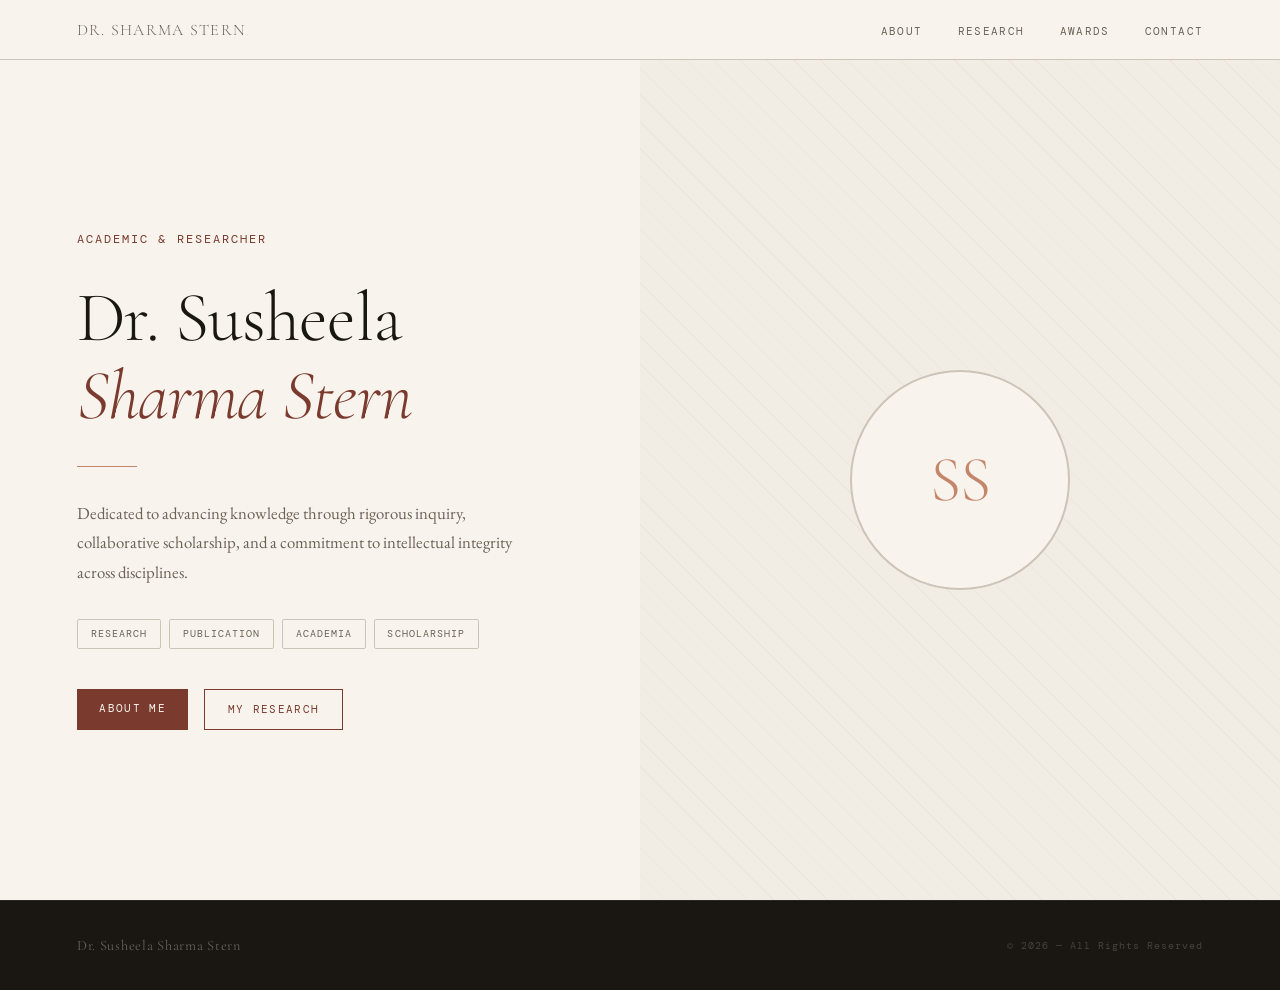
<file: index.html>
<!DOCTYPE html>
<html lang="en">
<head>
  <meta charset="UTF-8" />
  <meta name="viewport" content="width=device-width, initial-scale=1.0" />
  <title>Dr. Susheela Sharma Stern</title>
  <link rel="stylesheet" href="style.css" />
  <style>
    /* ── HERO (home only) ── */
    header {
      min-height: 100vh;
      display: grid;
      grid-template-columns: 1fr 1fr;
      padding-top: 60px;
    }

    .hero-text {
      display: flex;
      flex-direction: column;
      justify-content: center;
      padding: clamp(3rem, 8vw, 8rem) clamp(2rem, 6vw, 6rem);
      padding-right: 3rem;
    }

    .hero-eyebrow {
      font-family: var(--mono);
      font-size: 0.72rem;
      letter-spacing: 0.18em;
      text-transform: uppercase;
      color: var(--accent);
      margin-bottom: 1.8rem;
      opacity: 0;
      animation: fadeUp 0.9s 0.1s forwards;
    }

    h1 {
      font-family: var(--display);
      font-weight: 300;
      font-size: clamp(2.8rem, 5.5vw, 5rem);
      line-height: 1.1;
      letter-spacing: -0.01em;
      color: var(--ink);
      opacity: 0;
      animation: fadeUp 0.9s 0.25s forwards;
    }

    h1 em { font-style: italic; color: var(--accent); }

    .hero-divider {
      width: 60px;
      height: 1px;
      background: var(--accent-light);
      margin: 2rem 0;
      opacity: 0;
      animation: fadeUp 0.9s 0.4s forwards;
    }

    .hero-bio {
      font-size: 1.05rem;
      color: var(--muted);
      max-width: 460px;
      opacity: 0;
      animation: fadeUp 0.9s 0.55s forwards;
    }

    .hero-tags {
      display: flex;
      flex-wrap: wrap;
      gap: 0.5rem;
      margin-top: 2rem;
      opacity: 0;
      animation: fadeUp 0.9s 0.7s forwards;
    }

    .hero-nav-links {
      display: flex;
      gap: 1rem;
      margin-top: 2.5rem;
      flex-wrap: wrap;
      opacity: 0;
      animation: fadeUp 0.9s 0.85s forwards;
    }

    .hero-link {
      font-family: var(--mono);
      font-size: 0.7rem;
      letter-spacing: 0.12em;
      text-transform: uppercase;
      color: var(--cream);
      background: var(--accent);
      text-decoration: none;
      padding: 0.6rem 1.4rem;
      transition: background 0.2s;
    }

    .hero-link:hover { background: var(--ink); }

    .hero-link.outline {
      background: transparent;
      color: var(--accent);
      border: 1px solid var(--accent);
    }

    .hero-link.outline:hover { background: var(--accent); color: var(--cream); }

    .hero-image {
      background: var(--bg-section);
      display: flex;
      align-items: center;
      justify-content: center;
      overflow: hidden;
      position: relative;
    }

    .hero-image::before {
      content: '';
      position: absolute;
      inset: 0;
      background: repeating-linear-gradient(
        45deg,
        transparent, transparent 18px,
        rgba(122,59,46,0.04) 18px,
        rgba(122,59,46,0.04) 19px
      );
    }

    .avatar-placeholder {
      width: 220px;
      height: 220px;
      border-radius: 50%;
      border: 2px solid var(--rule);
      background: var(--cream);
      display: flex;
      align-items: center;
      justify-content: center;
      position: relative;
      z-index: 1;
    }

    .avatar-initials {
      font-family: var(--display);
      font-size: 4rem;
      font-weight: 300;
      color: var(--accent-light);
      letter-spacing: -0.02em;
    }

    @media (max-width: 800px) {
      header { grid-template-columns: 1fr; min-height: auto; }
      .hero-image { height: 260px; }
    }
  </style>
</head>
<body>

  <nav>
    <a href="index.html" class="nav-name">Dr. Sharma Stern</a>
    <ul class="nav-links">
      <li><a href="about.html">About</a></li>
      <li><a href="research.html">Research</a></li>
      <li><a href="awards.html">Awards</a></li>
      <li><a href="contact.html">Contact</a></li>
    </ul>
  </nav>

  <header>
    <div class="hero-text">
      <p class="hero-eyebrow">Academic &amp; Researcher</p>
      <h1>Dr. Susheela<br /><em>Sharma Stern</em></h1>
      <div class="hero-divider"></div>
      <p class="hero-bio">
        Dedicated to advancing knowledge through rigorous inquiry, collaborative 
        scholarship, and a commitment to intellectual integrity across disciplines.
      </p>
      <div class="hero-tags">
        <span class="tag">Research</span>
        <span class="tag">Publication</span>
        <span class="tag">Academia</span>
        <span class="tag">Scholarship</span>
      </div>
      <div class="hero-nav-links">
        <a href="about.html" class="hero-link">About Me</a>
        <a href="research.html" class="hero-link outline">My Research</a>
      </div>
    </div>
    <div class="hero-image">
      <div class="avatar-placeholder">
        <span class="avatar-initials">SS</span>
      </div>
    </div>
  </header>

  <footer>
    <a href="index.html" class="footer-name">Dr. Susheela Sharma Stern</a>
    <span class="footer-copy">&copy; 2026 — All Rights Reserved</span>
  </footer>

</body>
</html>
</file>
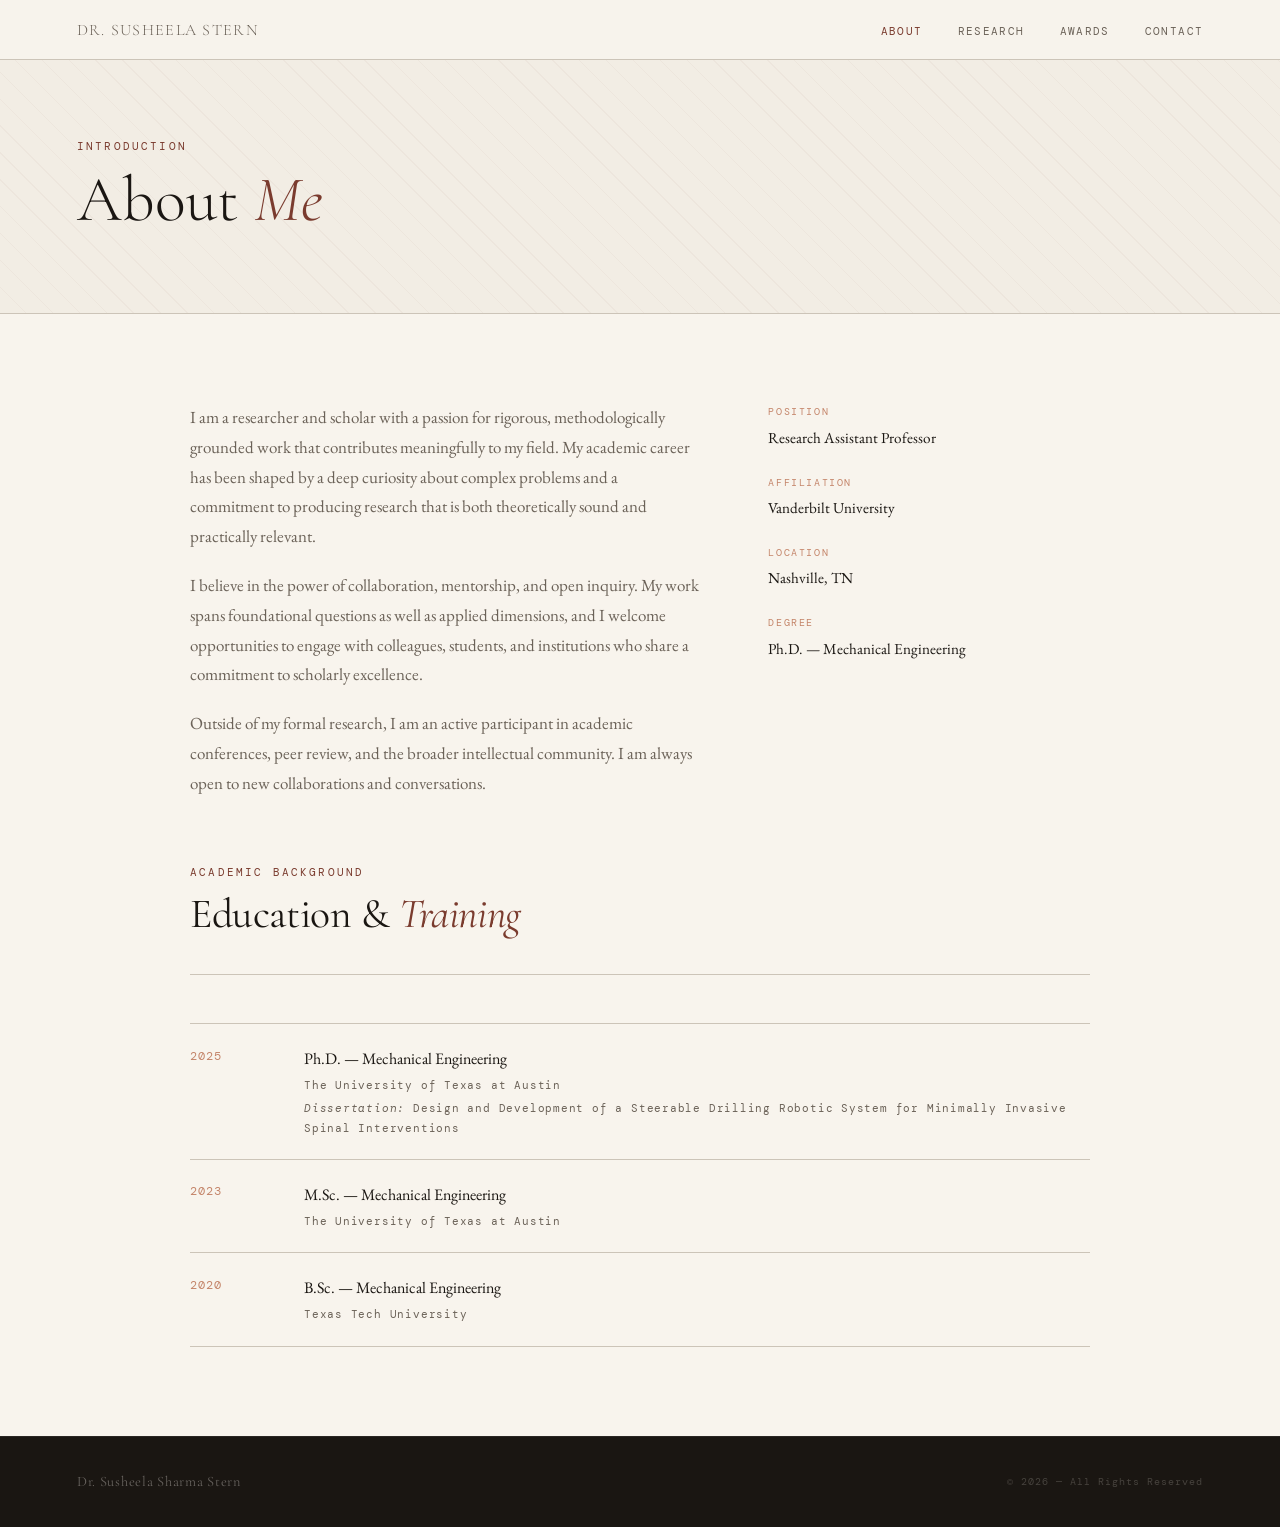
<file: about.html>
<!DOCTYPE html>
<html lang="en">
<head>
  <meta charset="UTF-8" />
  <meta name="viewport" content="width=device-width, initial-scale=1.0" />
  <title>About — Dr. Susheela Sharma Stern</title>
  <link rel="stylesheet" href="style.css" />
  <style>
    .about-grid {
      display: grid;
      grid-template-columns: 1.6fr 1fr;
      gap: 4rem;
      align-items: start;
    }

    .about-body p { color: var(--muted); margin-bottom: 1.2rem; }
    .about-body p:last-child { margin-bottom: 0; }

    .about-meta { display: flex; flex-direction: column; gap: 0; }

    .education-list { display: flex; flex-direction: column; margin-top: 3rem; }

    .edu-row {
      display: grid;
      grid-template-columns: 90px 1fr;
      gap: 1.5rem;
      padding: 1.3rem 0;
      border-bottom: 1px solid var(--rule);
    }

    .edu-row:first-child { border-top: 1px solid var(--rule); }

    .edu-year {
      font-family: var(--mono);
      font-size: 0.72rem;
      color: var(--accent-light);
      letter-spacing: 0.08em;
      padding-top: 0.1rem;
    }

    .edu-degree {
      font-family: var(--serif);
      font-size: 1rem;
      color: var(--ink);
    }

    .edu-institution {
      font-family: var(--mono);
      font-size: 0.7rem;
      color: var(--muted);
      letter-spacing: 0.07em;
      margin-top: 0.2rem;
    }

    @media (max-width: 800px) {
      .about-grid { grid-template-columns: 1fr; gap: 2.5rem; }
    }
  </style>
</head>
<body>

  <nav>
    <a href="index.html" class="nav-name">Dr. Susheela Stern</a>
    <ul class="nav-links">
      <li><a href="about.html" class="active">About</a></li>
      <li><a href="research.html">Research</a></li>
      <li><a href="awards.html">Awards</a></li>
      <li><a href="contact.html">Contact</a></li>
    </ul>
  </nav>

  <div class="page-header">
    <div class="page-header-inner">
      <p class="page-eyebrow">Introduction</p>
      <h1 class="page-title">About <em>Me</em></h1>
    </div>
  </div>

  <section>
    <div class="section-inner">
      <div class="about-grid">
        <div class="about-body reveal">
          <p>
            I am a researcher and scholar with a passion for rigorous, methodologically 
            grounded work that contributes meaningfully to my field. My academic career 
            has been shaped by a deep curiosity about complex problems and a commitment 
            to producing research that is both theoretically sound and practically relevant.
          </p>
          <p>
            I believe in the power of collaboration, mentorship, and open inquiry. 
            My work spans foundational questions as well as applied dimensions, 
            and I welcome opportunities to engage with colleagues, students, and 
            institutions who share a commitment to scholarly excellence.
          </p>
          <p>
            Outside of my formal research, I am an active participant in academic 
            conferences, peer review, and the broader intellectual community. 
            I am always open to new collaborations and conversations.
          </p>
        </div>
        <div class="about-meta reveal">
          <div class="meta-block">
            <p class="meta-label">Position</p>
            <p class="meta-value">Research Assistant Professor</p>
          </div>
          <div class="meta-block">
            <p class="meta-label">Affiliation</p>
            <p class="meta-value">Vanderbilt University</p>
          </div>
          <div class="meta-block">
            <p class="meta-label">Location</p>
            <p class="meta-value">Nashville, TN</p>
          </div>
          <div class="meta-block">
            <p class="meta-label">Degree</p>
            <p class="meta-value">Ph.D. — Mechanical Engineering</p>
          </div>
        </div>
      </div>

      <!-- Education -->
      <div style="margin-top: 4rem;">
        <p class="section-label reveal">Academic Background</p>
        <h2 class="reveal">Education &amp; <em>Training</em></h2>
        <div class="section-rule reveal"></div>
        <div class="education-list">
          <div class="edu-row reveal">
            <span class="edu-year">2025</span>
            <div>
              <p class="edu-degree">Ph.D. — Mechanical Engineering</p>
              <p class="edu-institution">The University of Texas at Austin</p>
              <p class="edu-institution"><em>Dissertation:</em> Design and Development of a Steerable Drilling Robotic System for Minimally Invasive Spinal Interventions</p>
            </div>
          </div>
          <div class="edu-row reveal">
            <span class="edu-year">2023</span>
            <div>
              <p class="edu-degree">M.Sc. — Mechanical Engineering</p>
              <p class="edu-institution">The University of Texas at Austin</p>
            </div>
          </div>
          <div class="edu-row reveal">
            <span class="edu-year">2020</span>
            <div>
              <p class="edu-degree">B.Sc. — Mechanical Engineering</p>
              <p class="edu-institution">Texas Tech University</p>
            </div>
          </div>
        </div>
      </div>
    </div>
  </section>

  <footer>
    <a href="index.html" class="footer-name">Dr. Susheela Sharma Stern</a>
    <span class="footer-copy">&copy; 2026 — All Rights Reserved</span>
  </footer>

  <script>
    const observer = new IntersectionObserver((entries) => {
      entries.forEach(e => {
        if (e.isIntersecting) { e.target.classList.add('visible'); observer.unobserve(e.target); }
      });
    }, { threshold: 0.1, rootMargin: '0px 0px -40px 0px' });
    document.querySelectorAll('.reveal').forEach((el, i) => {
      el.style.transitionDelay = `${(i % 4) * 0.08}s`;
      observer.observe(el);
    });
  </script>
</body>
</html>
</file>
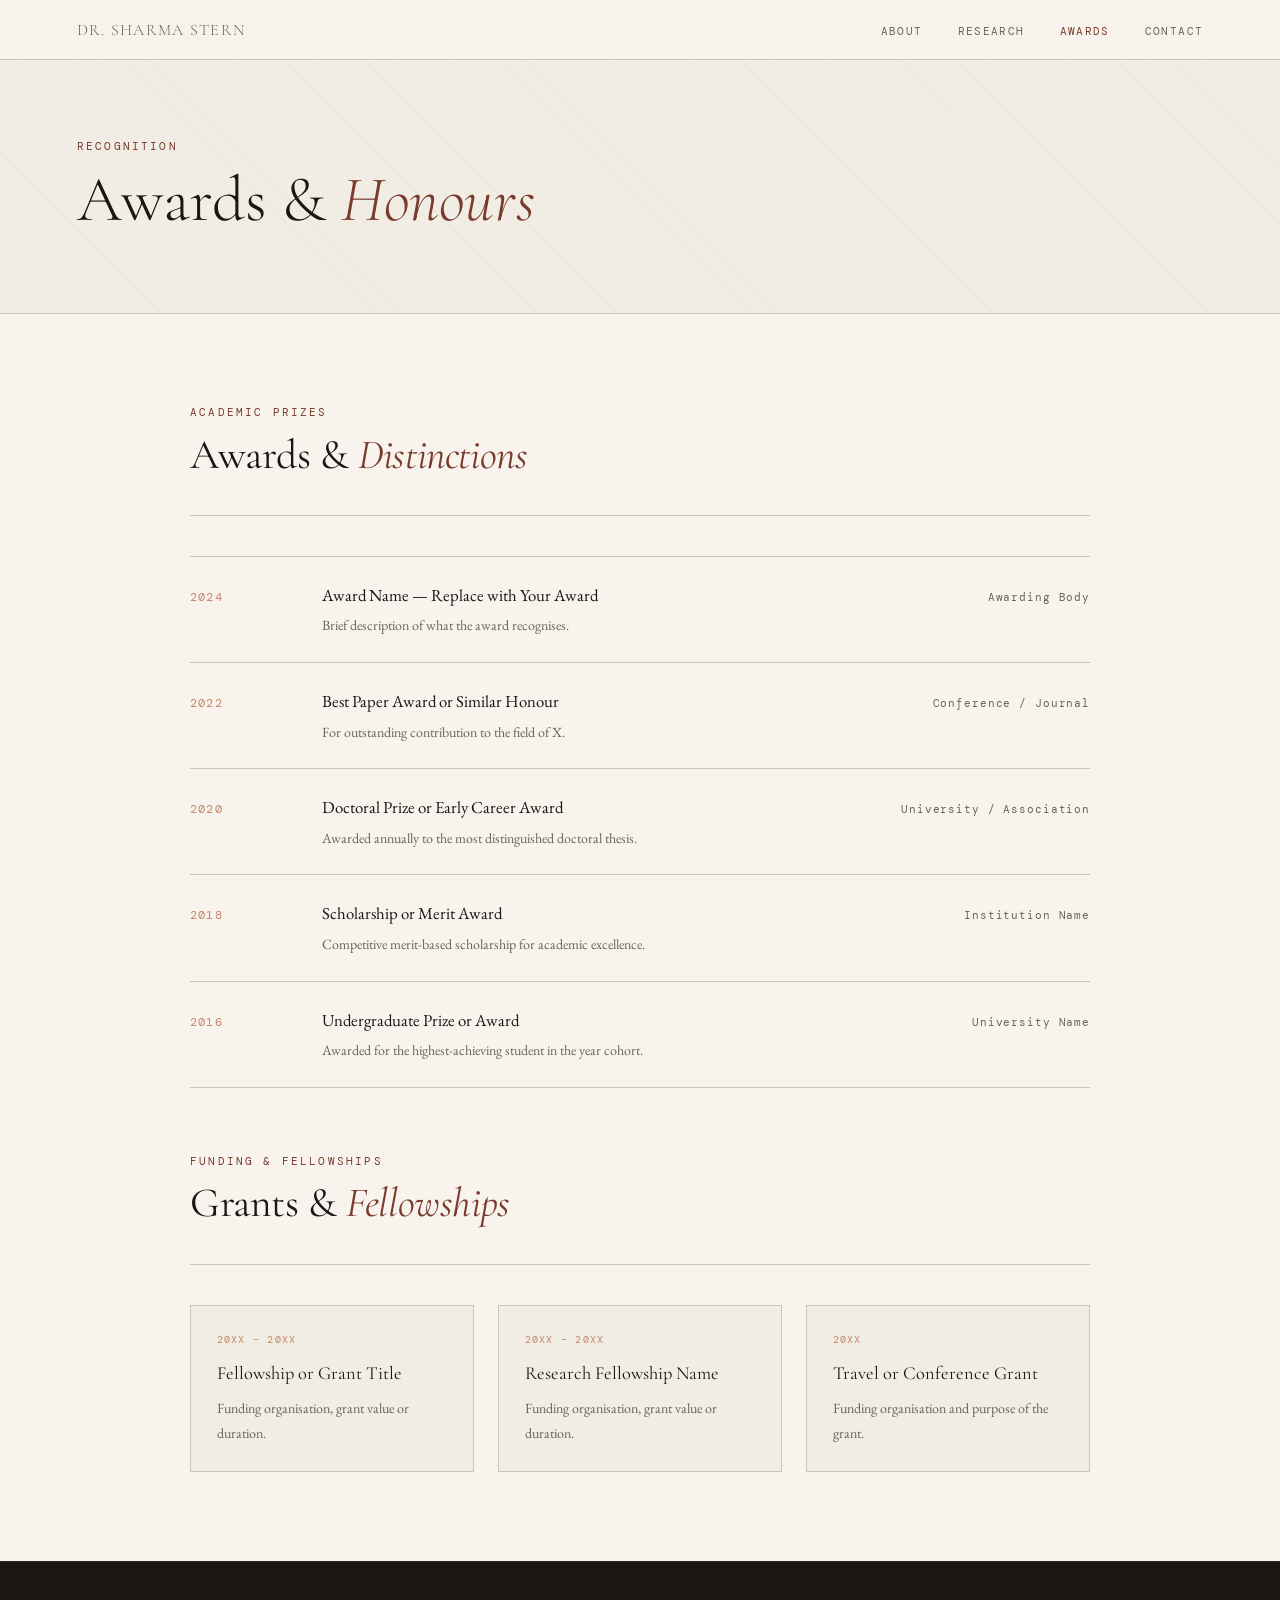
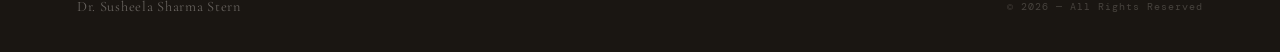
<file: awards.html>
<!DOCTYPE html>
<html lang="en">
<head>
  <meta charset="UTF-8" />
  <meta name="viewport" content="width=device-width, initial-scale=1.0" />
  <title>Awards — Dr. Susheela Sharma Stern</title>
  <link rel="stylesheet" href="style.css" />
  <style>
    .awards-list { display: flex; flex-direction: column; }

    .award-row {
      display: grid;
      grid-template-columns: 100px 1fr auto;
      gap: 2rem;
      align-items: baseline;
      padding: 1.5rem 0;
      border-bottom: 1px solid var(--rule);
    }

    .award-row:first-child { border-top: 1px solid var(--rule); }

    .award-year {
      font-family: var(--mono);
      font-size: 0.75rem;
      color: var(--accent-light);
      letter-spacing: 0.1em;
    }

    .award-info {}

    .award-name {
      font-family: var(--serif);
      font-size: 1.05rem;
      color: var(--ink);
    }

    .award-desc {
      font-family: var(--serif);
      font-size: 0.88rem;
      color: var(--muted);
      margin-top: 0.2rem;
    }

    .award-org {
      font-family: var(--mono);
      font-size: 0.68rem;
      color: var(--muted);
      letter-spacing: 0.08em;
      text-align: right;
      white-space: nowrap;
    }

    /* Fellowships section */
    .fellowship-grid {
      display: grid;
      grid-template-columns: repeat(auto-fit, minmax(240px, 1fr));
      gap: 1.5rem;
      margin-top: 0;
    }

    .fellowship-card {
      border: 1px solid var(--rule);
      padding: 1.6rem;
      background: var(--bg-section);
    }

    .fellowship-year {
      font-family: var(--mono);
      font-size: 0.65rem;
      color: var(--accent-light);
      letter-spacing: 0.12em;
      margin-bottom: 0.5rem;
    }

    .fellowship-name {
      font-family: var(--display);
      font-size: 1.15rem;
      color: var(--ink);
      margin-bottom: 0.4rem;
    }

    .fellowship-body {
      font-size: 0.88rem;
      color: var(--muted);
    }

    @media (max-width: 700px) {
      .award-row { grid-template-columns: 80px 1fr; }
      .award-org { display: none; }
    }
  </style>
</head>
<body>

  <nav>
    <a href="index.html" class="nav-name">Dr. Sharma Stern</a>
    <ul class="nav-links">
      <li><a href="about.html">About</a></li>
      <li><a href="research.html">Research</a></li>
      <li><a href="awards.html" class="active">Awards</a></li>
      <li><a href="contact.html">Contact</a></li>
    </ul>
  </nav>

  <div class="page-header">
    <div class="page-header-inner">
      <p class="page-eyebrow">Recognition</p>
      <h1 class="page-title">Awards &amp; <em>Honours</em></h1>
    </div>
  </div>

  <section>
    <div class="section-inner">

      <!-- Awards -->
      <p class="section-label reveal">Academic Prizes</p>
      <h2 class="reveal">Awards &amp; <em>Distinctions</em></h2>
      <div class="section-rule reveal"></div>

      <div class="awards-list">
        <div class="award-row reveal">
          <span class="award-year">2024</span>
          <div class="award-info">
            <p class="award-name">Award Name — Replace with Your Award</p>
            <p class="award-desc">Brief description of what the award recognises.</p>
          </div>
          <span class="award-org">Awarding Body</span>
        </div>
        <div class="award-row reveal">
          <span class="award-year">2022</span>
          <div class="award-info">
            <p class="award-name">Best Paper Award or Similar Honour</p>
            <p class="award-desc">For outstanding contribution to the field of X.</p>
          </div>
          <span class="award-org">Conference / Journal</span>
        </div>
        <div class="award-row reveal">
          <span class="award-year">2020</span>
          <div class="award-info">
            <p class="award-name">Doctoral Prize or Early Career Award</p>
            <p class="award-desc">Awarded annually to the most distinguished doctoral thesis.</p>
          </div>
          <span class="award-org">University / Association</span>
        </div>
        <div class="award-row reveal">
          <span class="award-year">2018</span>
          <div class="award-info">
            <p class="award-name">Scholarship or Merit Award</p>
            <p class="award-desc">Competitive merit-based scholarship for academic excellence.</p>
          </div>
          <span class="award-org">Institution Name</span>
        </div>
        <div class="award-row reveal">
          <span class="award-year">2016</span>
          <div class="award-info">
            <p class="award-name">Undergraduate Prize or Award</p>
            <p class="award-desc">Awarded for the highest-achieving student in the year cohort.</p>
          </div>
          <span class="award-org">University Name</span>
        </div>
      </div>

      <!-- Fellowships / Grants -->
      <div style="margin-top: 4rem;">
        <p class="section-label reveal">Funding &amp; Fellowships</p>
        <h2 class="reveal">Grants &amp; <em>Fellowships</em></h2>
        <div class="section-rule reveal"></div>

        <div class="fellowship-grid">
          <div class="fellowship-card reveal">
            <p class="fellowship-year">20XX – 20XX</p>
            <p class="fellowship-name">Fellowship or Grant Title</p>
            <p class="fellowship-body">Funding organisation, grant value or duration.</p>
          </div>
          <div class="fellowship-card reveal">
            <p class="fellowship-year">20XX – 20XX</p>
            <p class="fellowship-name">Research Fellowship Name</p>
            <p class="fellowship-body">Funding organisation, grant value or duration.</p>
          </div>
          <div class="fellowship-card reveal">
            <p class="fellowship-year">20XX</p>
            <p class="fellowship-name">Travel or Conference Grant</p>
            <p class="fellowship-body">Funding organisation and purpose of the grant.</p>
          </div>
        </div>
      </div>

    </div>
  </section>

  <footer>
    <a href="index.html" class="footer-name">Dr. Susheela Sharma Stern</a>
    <span class="footer-copy">&copy; 2026 — All Rights Reserved</span>
  </footer>

  <script>
    const observer = new IntersectionObserver((entries) => {
      entries.forEach(e => {
        if (e.isIntersecting) { e.target.classList.add('visible'); observer.unobserve(e.target); }
      });
    }, { threshold: 0.1, rootMargin: '0px 0px -40px 0px' });
    document.querySelectorAll('.reveal').forEach((el, i) => {
      el.style.transitionDelay = `${(i % 4) * 0.08}s`;
      observer.observe(el);
    });
  </script>
</body>
</html>
</file>
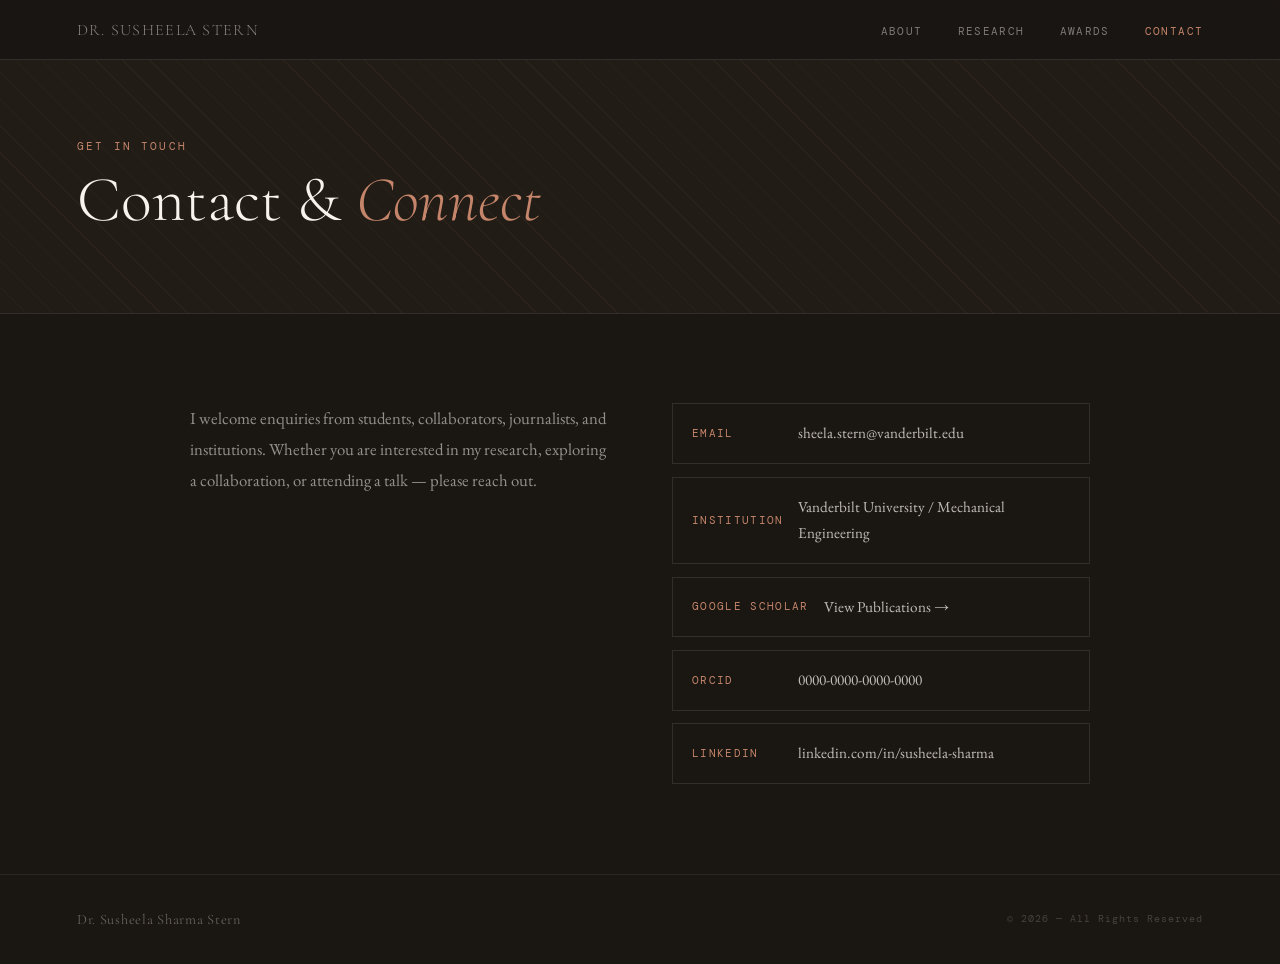
<file: contact.html>
<!DOCTYPE html>
<html lang="en">
<head>
  <meta charset="UTF-8" />
  <meta name="viewport" content="width=device-width, initial-scale=1.0" />
  <title>Contact — Dr. Susheela Sharma Stern</title>
  <link rel="stylesheet" href="style.css" />
  <style>
    #contact-page { background: var(--ink); flex: 1; }
    #contact-page .section-label { color: var(--accent-light); }
    #contact-page h2 { color: var(--cream); }
    #contact-page h2 em { color: var(--accent-light); }

    /* Override page header for dark theme on this page */
    body { background: var(--ink); }
    nav {
      background: rgba(26, 22, 18, 0.95);
      border-bottom-color: rgba(255,255,255,0.1);
    }
    .nav-name { color: rgba(248,244,237,0.5); }
    .nav-links a { color: rgba(248,244,237,0.45); }
    .nav-links a:hover,
    .nav-links a.active { color: var(--accent-light); }

    .page-header {
      background: #221c17;
      border-bottom-color: rgba(255,255,255,0.08);
    }

    .page-header::before {
      background: repeating-linear-gradient(
        45deg,
        transparent, transparent 18px,
        rgba(196,133,106,0.05) 18px,
        rgba(196,133,106,0.05) 19px
      );
    }

    .page-eyebrow { color: var(--accent-light); }
    .page-title { color: var(--cream); }
    .page-title em { color: var(--accent-light); }

    .contact-grid {
      display: grid;
      grid-template-columns: 1fr 1fr;
      gap: 4rem;
      align-items: start;
    }

    .contact-intro {
      font-size: 1.05rem;
      color: rgba(248,244,237,0.55);
      line-height: 1.85;
    }

    .contact-links { display: flex; flex-direction: column; gap: 0.8rem; }

    .contact-link {
      display: flex;
      align-items: center;
      gap: 1rem;
      text-decoration: none;
      padding: 1rem 1.2rem;
      border: 1px solid rgba(255,255,255,0.1);
      transition: border-color 0.2s, background 0.2s;
    }

    .contact-link:hover {
      border-color: var(--accent-light);
      background: rgba(196,133,106,0.08);
    }

    .link-label {
      font-family: var(--mono);
      font-size: 0.68rem;
      letter-spacing: 0.12em;
      text-transform: uppercase;
      color: var(--accent-light);
      min-width: 90px;
    }

    .link-value {
      font-family: var(--serif);
      font-size: 0.95rem;
      color: rgba(248,244,237,0.75);
    }

    .section-rule { background: rgba(255,255,255,0.1); }

    /* Office hours box */
    .office-box {
      margin-top: 3.5rem;
      border: 1px solid rgba(255,255,255,0.1);
      padding: 2rem;
    }

    .office-box h3 {
      font-family: var(--display);
      font-weight: 400;
      font-size: 1.3rem;
      color: var(--cream);
      margin-bottom: 1rem;
    }

    .office-row {
      display: flex;
      justify-content: space-between;
      padding: 0.6rem 0;
      border-bottom: 1px solid rgba(255,255,255,0.07);
    }

    .office-row:last-child { border-bottom: none; }

    .office-day {
      font-family: var(--mono);
      font-size: 0.72rem;
      letter-spacing: 0.1em;
      color: var(--accent-light);
      text-transform: uppercase;
    }

    .office-time {
      font-family: var(--serif);
      font-size: 0.9rem;
      color: rgba(248,244,237,0.6);
    }

    @media (max-width: 800px) {
      .contact-grid { grid-template-columns: 1fr; gap: 2.5rem; }
    }
  </style>
</head>
<body>

  <nav>
    <a href="index.html" class="nav-name">Dr. Susheela Stern</a>
    <ul class="nav-links">
      <li><a href="about.html">About</a></li>
      <li><a href="research.html">Research</a></li>
      <li><a href="awards.html">Awards</a></li>
      <li><a href="contact.html" class="active">Contact</a></li>
    </ul>
  </nav>

  <div class="page-header">
    <div class="page-header-inner">
      <p class="page-eyebrow">Get in Touch</p>
      <h1 class="page-title">Contact &amp; <em>Connect</em></h1>
    </div>
  </div>

  <section id="contact-page">
    <div class="section-inner">

      <div class="contact-grid">
        <div>
          <p class="contact-intro reveal">
            I welcome enquiries from students, collaborators, journalists, 
            and institutions. Whether you are interested in my research, 
            exploring a collaboration, or attending a talk — please reach out.
          </p>
        </div>

        <div class="contact-links">
          <a href="mailto:sheela.stern@vanderbilt.edu" class="contact-link reveal">
            <span class="link-label">Email</span>
            <span class="link-value">sheela.stern@vanderbilt.edu</span>
          </a>
          <a href="https://engineering.vanderbilt.edu/departments/mechanical-engineering/" class="contact-link reveal">
            <span class="link-label">Institution</span>
            <span class="link-value">Vanderbilt University / Mechanical Engineering</span>
          </a>
          <a href="https://scholar.google.com/citations?user=hlAAgUoAAAAJ&hl=en&oi=ao" class="contact-link reveal">
            <span class="link-label">Google Scholar</span>
            <span class="link-value">View Publications →</span>
          </a>
          <a href="#" class="contact-link reveal">
            <span class="link-label">ORCID</span>
            <span class="link-value">0000-0000-0000-0000</span>
          </a>
          <a href="https://www.linkedin.com/in/susheela-sharma/" class="contact-link reveal">
            <span class="link-label">LinkedIn</span>
            <span class="link-value">linkedin.com/in/susheela-sharma</span>
          </a>
        </div>
      </div>

    </div>
  </section>

  <footer>
    <a href="index.html" class="footer-name">Dr. Susheela Sharma Stern</a>
    <span class="footer-copy">&copy; 2026 — All Rights Reserved</span>
  </footer>

  <script>
    const observer = new IntersectionObserver((entries) => {
      entries.forEach(e => {
        if (e.isIntersecting) { e.target.classList.add('visible'); observer.unobserve(e.target); }
      });
    }, { threshold: 0.1, rootMargin: '0px 0px -40px 0px' });
    document.querySelectorAll('.reveal').forEach((el, i) => {
      el.style.transitionDelay = `${(i % 4) * 0.08}s`;
      observer.observe(el);
    });
  </script>
</body>
</html>
</file>
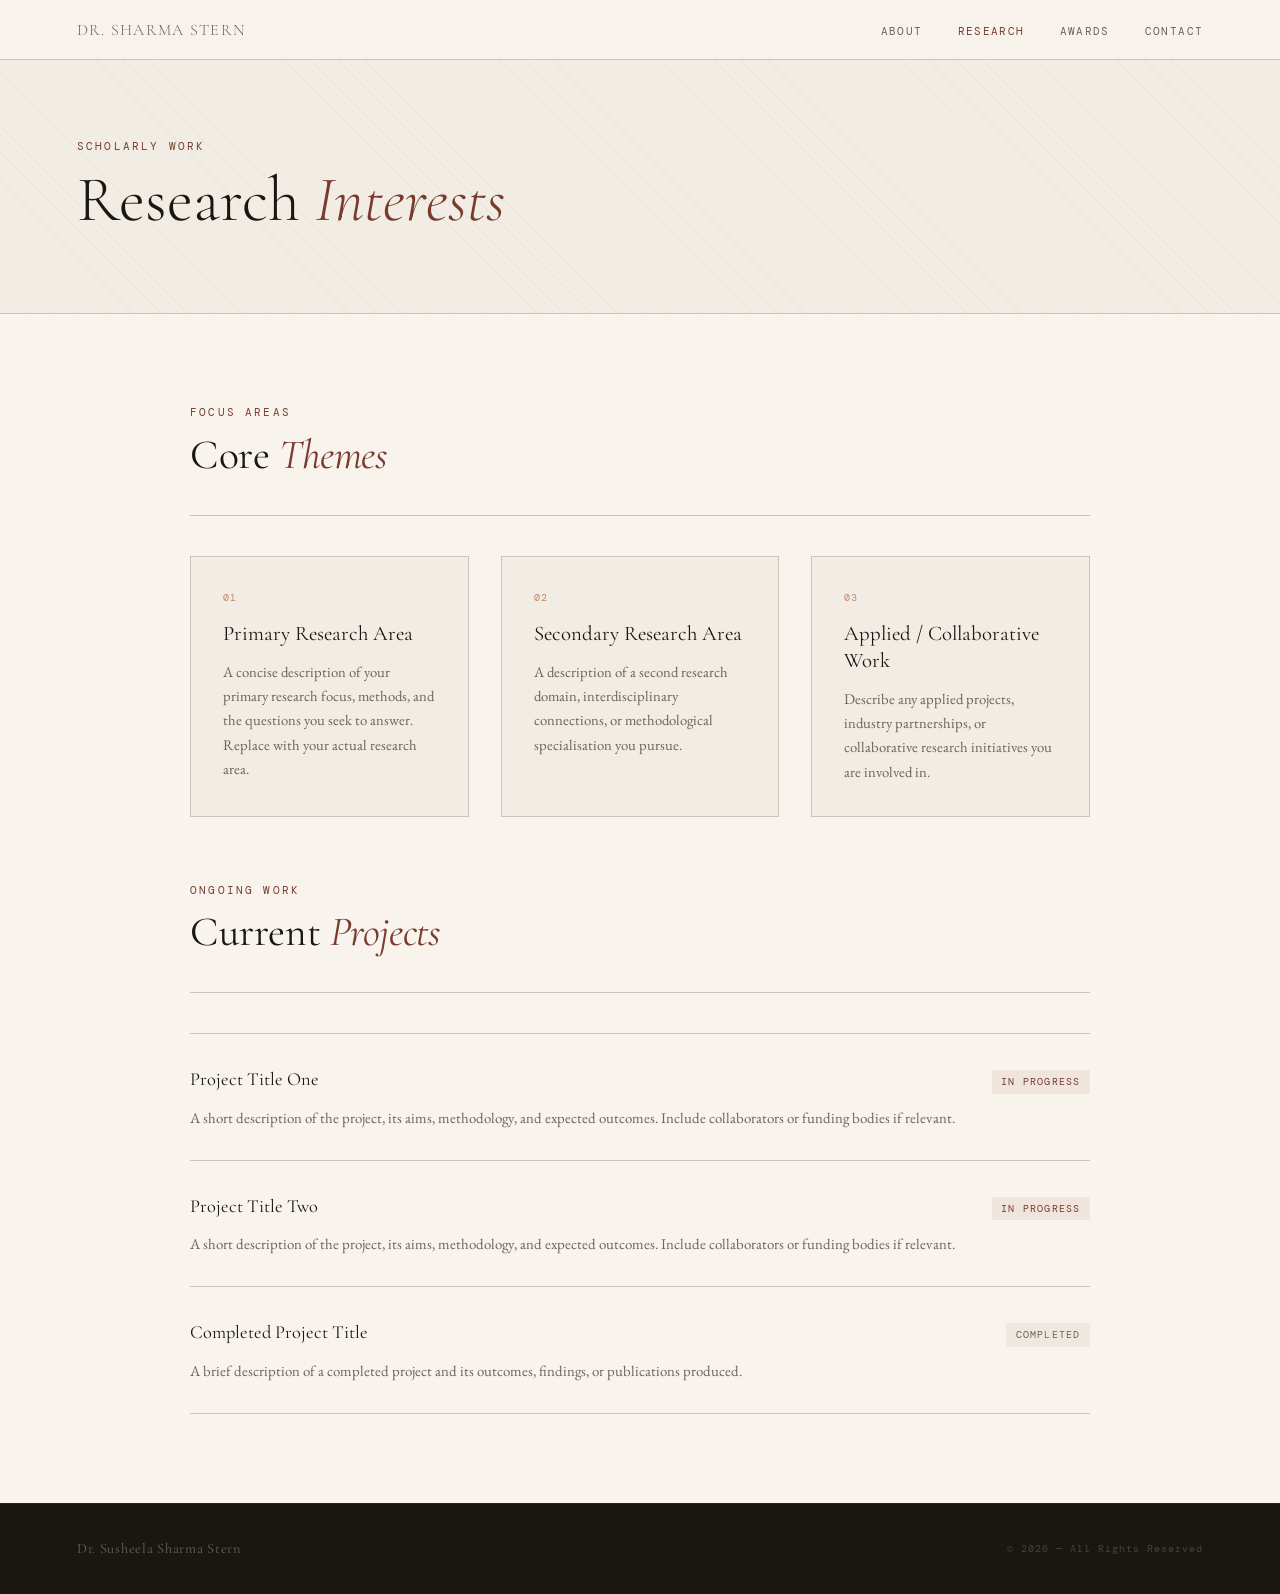
<file: research.html>
<!DOCTYPE html>
<html lang="en">
<head>
  <meta charset="UTF-8" />
  <meta name="viewport" content="width=device-width, initial-scale=1.0" />
  <title>Research — Dr. Susheela Sharma Stern</title>
  <link rel="stylesheet" href="style.css" />
  <style>
    #research-page { background: var(--cream); }

    .research-grid {
      display: grid;
      grid-template-columns: repeat(auto-fit, minmax(260px, 1fr));
      gap: 2rem;
      margin-bottom: 4rem;
    }

    .research-card {
      background: var(--bg-section);
      border: 1px solid var(--rule);
      padding: 2rem;
      position: relative;
      transition: border-color 0.2s, box-shadow 0.2s;
    }

    .research-card:hover {
      border-color: var(--accent-light);
      box-shadow: 4px 4px 0 var(--rule);
    }

    .research-card::before {
      content: '';
      position: absolute;
      top: 0; left: 0;
      width: 3px; height: 100%;
      background: var(--accent);
      opacity: 0;
      transition: opacity 0.2s;
    }

    .research-card:hover::before { opacity: 1; }

    .card-num {
      font-family: var(--mono);
      font-size: 0.65rem;
      color: var(--accent-light);
      letter-spacing: 0.1em;
      margin-bottom: 0.8rem;
    }

    .card-title {
      font-family: var(--display);
      font-size: 1.3rem;
      font-weight: 400;
      line-height: 1.3;
      margin-bottom: 0.8rem;
      color: var(--ink);
    }

    .card-body { font-size: 0.92rem; color: var(--muted); line-height: 1.65; }

    /* Current projects */
    .project-list { display: flex; flex-direction: column; }

    .project-row {
      padding: 1.8rem 0;
      border-bottom: 1px solid var(--rule);
    }

    .project-row:first-child { border-top: 1px solid var(--rule); }

    .project-header {
      display: flex;
      align-items: baseline;
      justify-content: space-between;
      gap: 1rem;
      margin-bottom: 0.6rem;
      flex-wrap: wrap;
    }

    .project-title {
      font-family: var(--display);
      font-size: 1.15rem;
      color: var(--ink);
    }

    .project-status {
      font-family: var(--mono);
      font-size: 0.62rem;
      letter-spacing: 0.12em;
      text-transform: uppercase;
      color: var(--accent);
      background: rgba(122,59,46,0.08);
      padding: 0.2rem 0.6rem;
      white-space: nowrap;
    }

    .project-body { font-size: 0.93rem; color: var(--muted); }
  </style>
</head>
<body>

  <nav>
    <a href="index.html" class="nav-name">Dr. Sharma Stern</a>
    <ul class="nav-links">
      <li><a href="about.html">About</a></li>
      <li><a href="research.html" class="active">Research</a></li>
      <li><a href="awards.html">Awards</a></li>
      <li><a href="contact.html">Contact</a></li>
    </ul>
  </nav>

  <div class="page-header">
    <div class="page-header-inner">
      <p class="page-eyebrow">Scholarly Work</p>
      <h1 class="page-title">Research <em>Interests</em></h1>
    </div>
  </div>

  <section id="research-page">
    <div class="section-inner">

      <!-- Research areas -->
      <p class="section-label reveal">Focus Areas</p>
      <h2 class="reveal">Core <em>Themes</em></h2>
      <div class="section-rule reveal"></div>

      <div class="research-grid">
        <div class="research-card reveal">
          <p class="card-num">01</p>
          <p class="card-title">Primary Research Area</p>
          <p class="card-body">
            A concise description of your primary research focus, methods, and 
            the questions you seek to answer. Replace with your actual research area.
          </p>
        </div>
        <div class="research-card reveal">
          <p class="card-num">02</p>
          <p class="card-title">Secondary Research Area</p>
          <p class="card-body">
            A description of a second research domain, interdisciplinary 
            connections, or methodological specialisation you pursue.
          </p>
        </div>
        <div class="research-card reveal">
          <p class="card-num">03</p>
          <p class="card-title">Applied / Collaborative Work</p>
          <p class="card-body">
            Describe any applied projects, industry partnerships, or 
            collaborative research initiatives you are involved in.
          </p>
        </div>
      </div>

      <!-- Current projects -->
      <p class="section-label reveal">Ongoing Work</p>
      <h2 class="reveal">Current <em>Projects</em></h2>
      <div class="section-rule reveal"></div>

      <div class="project-list">
        <div class="project-row reveal">
          <div class="project-header">
            <span class="project-title">Project Title One</span>
            <span class="project-status">In Progress</span>
          </div>
          <p class="project-body">
            A short description of the project, its aims, methodology, and expected outcomes. 
            Include collaborators or funding bodies if relevant.
          </p>
        </div>
        <div class="project-row reveal">
          <div class="project-header">
            <span class="project-title">Project Title Two</span>
            <span class="project-status">In Progress</span>
          </div>
          <p class="project-body">
            A short description of the project, its aims, methodology, and expected outcomes. 
            Include collaborators or funding bodies if relevant.
          </p>
        </div>
        <div class="project-row reveal">
          <div class="project-header">
            <span class="project-title">Completed Project Title</span>
            <span class="project-status" style="color: var(--muted); background: rgba(107,98,88,0.08);">Completed</span>
          </div>
          <p class="project-body">
            A brief description of a completed project and its outcomes, findings, or publications produced.
          </p>
        </div>
      </div>

    </div>
  </section>

  <footer>
    <a href="index.html" class="footer-name">Dr. Susheela Sharma Stern</a>
    <span class="footer-copy">&copy; 2026 — All Rights Reserved</span>
  </footer>

  <script>
    const observer = new IntersectionObserver((entries) => {
      entries.forEach(e => {
        if (e.isIntersecting) { e.target.classList.add('visible'); observer.unobserve(e.target); }
      });
    }, { threshold: 0.1, rootMargin: '0px 0px -40px 0px' });
    document.querySelectorAll('.reveal').forEach((el, i) => {
      el.style.transitionDelay = `${(i % 4) * 0.08}s`;
      observer.observe(el);
    });
  </script>
</body>
</html>
</file>
<file: style.css>
@import url('https://fonts.googleapis.com/css2?family=EB+Garamond:ital,wght@0,400;0,500;0,600;1,400;1,500&family=Cormorant+Garamond:ital,wght@0,300;0,400;0,600;1,300;1,400&family=DM+Mono:wght@300;400&display=swap');

:root {
  --cream: #f8f4ed;
  --ink: #1a1612;
  --muted: #6b6258;
  --accent: #7a3b2e;
  --accent-light: #c4856a;
  --rule: #ccc4b8;
  --bg-section: #f2ede4;
  --serif: 'EB Garamond', Georgia, serif;
  --display: 'Cormorant Garamond', Georgia, serif;
  --mono: 'DM Mono', monospace;
}

*, *::before, *::after { box-sizing: border-box; margin: 0; padding: 0; }
html { scroll-behavior: smooth; }
body {
  background: var(--cream);
  color: var(--ink);
  font-family: var(--serif);
  font-size: 17px;
  line-height: 1.75;
}

/* ── NAV ── */
nav {
  position: fixed;
  top: 0; left: 0; right: 0;
  z-index: 100;
  background: rgba(248, 244, 237, 0.92);
  backdrop-filter: blur(8px);
  border-bottom: 1px solid var(--rule);
  padding: 0 clamp(1.5rem, 6vw, 6rem);
  display: flex;
  align-items: center;
  justify-content: space-between;
  height: 60px;
}

.nav-name {
  font-family: var(--display);
  font-size: 1rem;
  font-weight: 300;
  letter-spacing: 0.08em;
  color: var(--muted);
  text-transform: uppercase;
  text-decoration: none;
}

.nav-links {
  display: flex;
  gap: 2.2rem;
  list-style: none;
}

.nav-links a {
  font-family: var(--mono);
  font-size: 0.7rem;
  letter-spacing: 0.12em;
  text-transform: uppercase;
  color: var(--muted);
  text-decoration: none;
  transition: color 0.2s;
}

.nav-links a:hover,
.nav-links a.active { color: var(--accent); }

/* ── PAGE HEADER ── */
.page-header {
  padding-top: 60px;
  padding-bottom: 0;
  background: var(--bg-section);
  padding-left: clamp(2rem, 6vw, 6rem);
  padding-right: clamp(2rem, 6vw, 6rem);
  padding-top: calc(60px + clamp(3rem, 6vw, 5rem));
  padding-bottom: clamp(3rem, 6vw, 5rem);
  border-bottom: 1px solid var(--rule);
  position: relative;
  overflow: hidden;
}

.page-header::before {
  content: '';
  position: absolute;
  inset: 0;
  background: repeating-linear-gradient(
    45deg,
    transparent,
    transparent 18px,
    rgba(122,59,46,0.04) 18px,
    rgba(122,59,46,0.04) 19px
  );
}

.page-header-inner { position: relative; z-index: 1; max-width: 900px; }

.page-eyebrow {
  font-family: var(--mono);
  font-size: 0.68rem;
  letter-spacing: 0.2em;
  text-transform: uppercase;
  color: var(--accent);
  margin-bottom: 0.6rem;
}

.page-title {
  font-family: var(--display);
  font-weight: 300;
  font-size: clamp(2.4rem, 5vw, 4rem);
  line-height: 1.1;
  color: var(--ink);
}

.page-title em { font-style: italic; color: var(--accent); }

/* ── SECTIONS ── */
section {
  padding: clamp(3.5rem, 7vw, 6rem) clamp(2rem, 6vw, 6rem);
}

.section-inner { max-width: 900px; margin: 0 auto; }

.section-label {
  font-family: var(--mono);
  font-size: 0.68rem;
  letter-spacing: 0.2em;
  text-transform: uppercase;
  color: var(--accent);
  margin-bottom: 0.6rem;
}

h2 {
  font-family: var(--display);
  font-weight: 400;
  font-size: clamp(1.8rem, 3.5vw, 2.6rem);
  letter-spacing: -0.01em;
  line-height: 1.15;
  color: var(--ink);
  margin-bottom: 2.2rem;
}

h2 em { font-style: italic; color: var(--accent); }

.section-rule {
  width: 100%;
  height: 1px;
  background: var(--rule);
  margin-bottom: 2.5rem;
}

/* ── TAGS ── */
.tag {
  font-family: var(--mono);
  font-size: 0.65rem;
  letter-spacing: 0.1em;
  text-transform: uppercase;
  border: 1px solid var(--rule);
  color: var(--muted);
  padding: 0.3rem 0.8rem;
  border-radius: 2px;
}

/* ── META BLOCKS ── */
.meta-block { margin-bottom: 1.4rem; }
.meta-label {
  font-family: var(--mono);
  font-size: 0.62rem;
  letter-spacing: 0.16em;
  text-transform: uppercase;
  color: var(--accent-light);
  margin-bottom: 0.25rem;
}
.meta-value { font-family: var(--serif); font-size: 0.95rem; color: var(--ink); }

/* ── FOOTER ── */
footer {
  background: var(--ink);
  border-top: 1px solid rgba(255,255,255,0.07);
  padding: 2rem clamp(2rem, 6vw, 6rem);
  display: flex;
  align-items: center;
  justify-content: space-between;
}

.footer-name {
  font-family: var(--display);
  font-size: 0.9rem;
  color: rgba(248,244,237,0.35);
  letter-spacing: 0.05em;
  text-decoration: none;
}

.footer-copy {
  font-family: var(--mono);
  font-size: 0.62rem;
  color: rgba(248,244,237,0.2);
  letter-spacing: 0.1em;
}

/* ── ANIMATIONS ── */
@keyframes fadeUp {
  from { opacity: 0; transform: translateY(18px); }
  to   { opacity: 1; transform: translateY(0); }
}

.reveal {
  opacity: 0;
  transform: translateY(20px);
  transition: opacity 0.7s ease, transform 0.7s ease;
}

.reveal.visible { opacity: 1; transform: translateY(0); }

/* ── RESPONSIVE ── */
@media (max-width: 800px) {
  .nav-links { gap: 1.2rem; }
}
@media (max-width: 540px) {
  .nav-name { display: none; }
}
</file>
